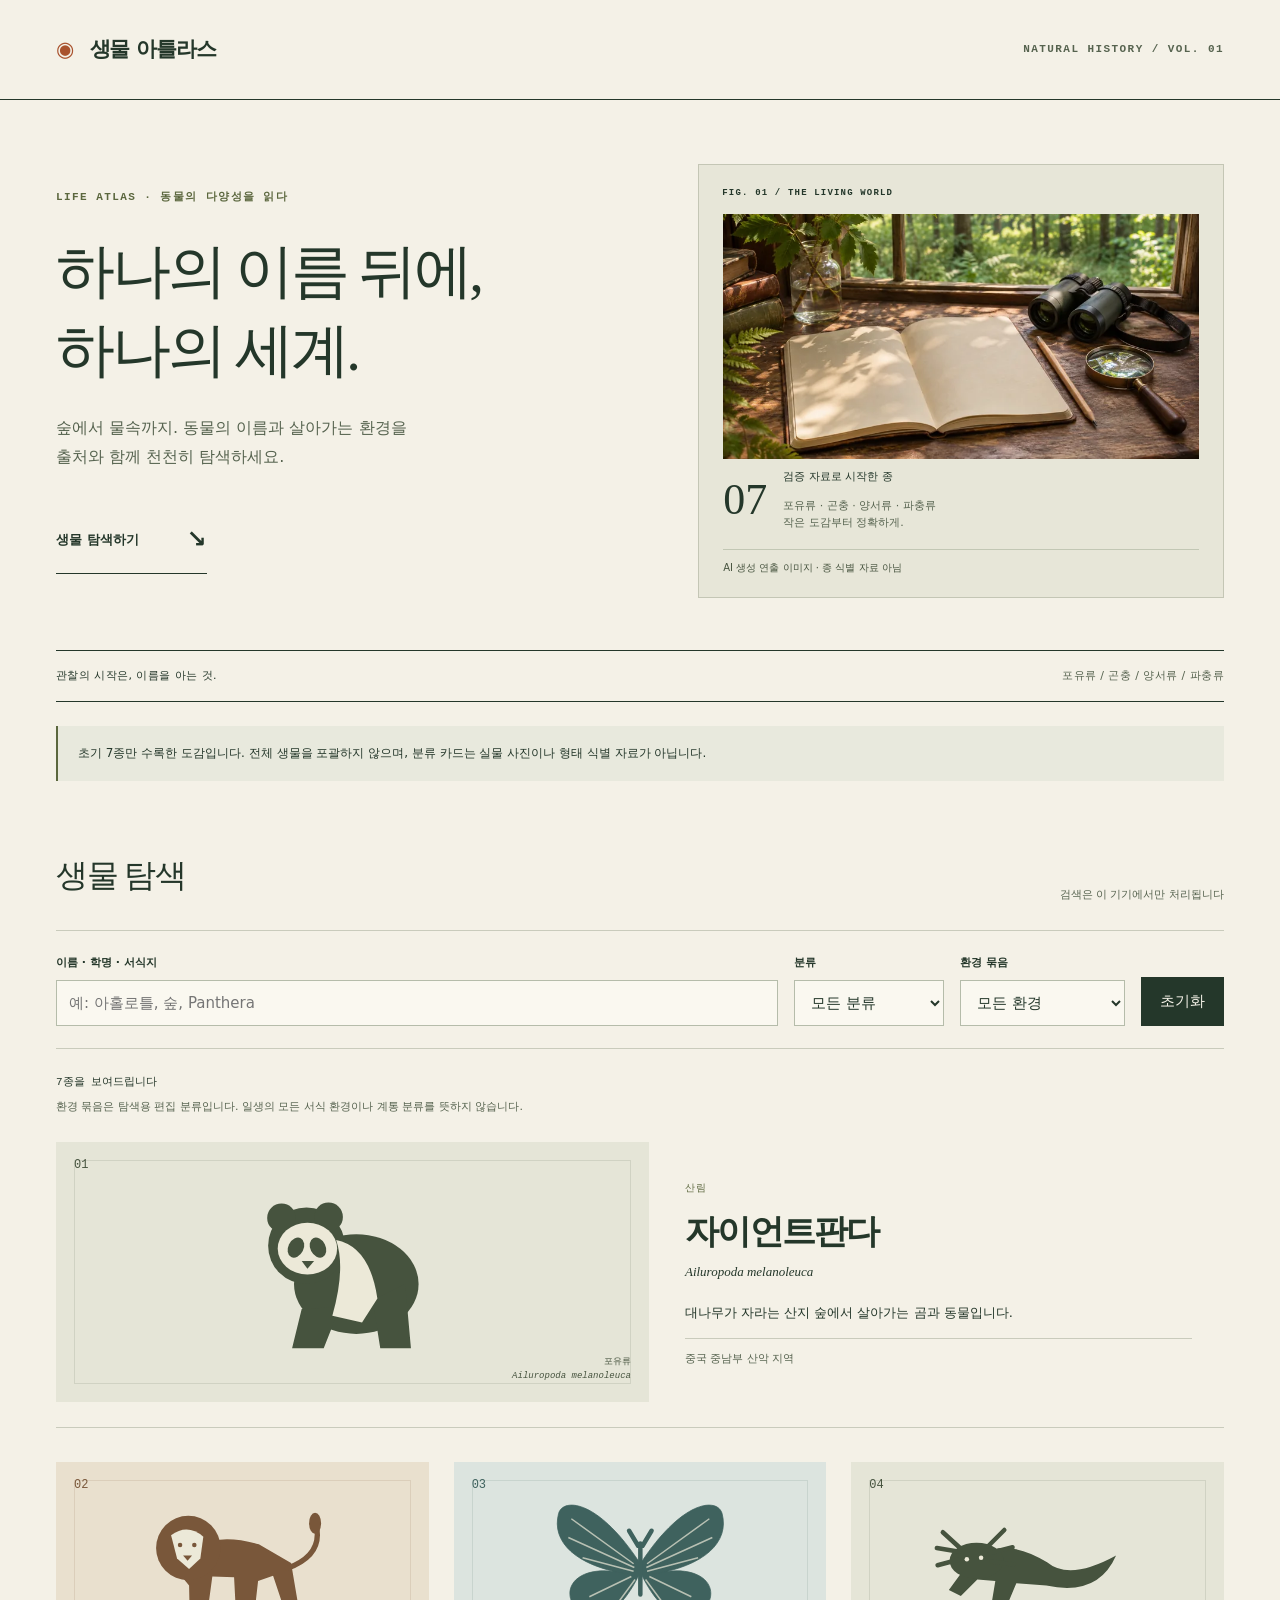
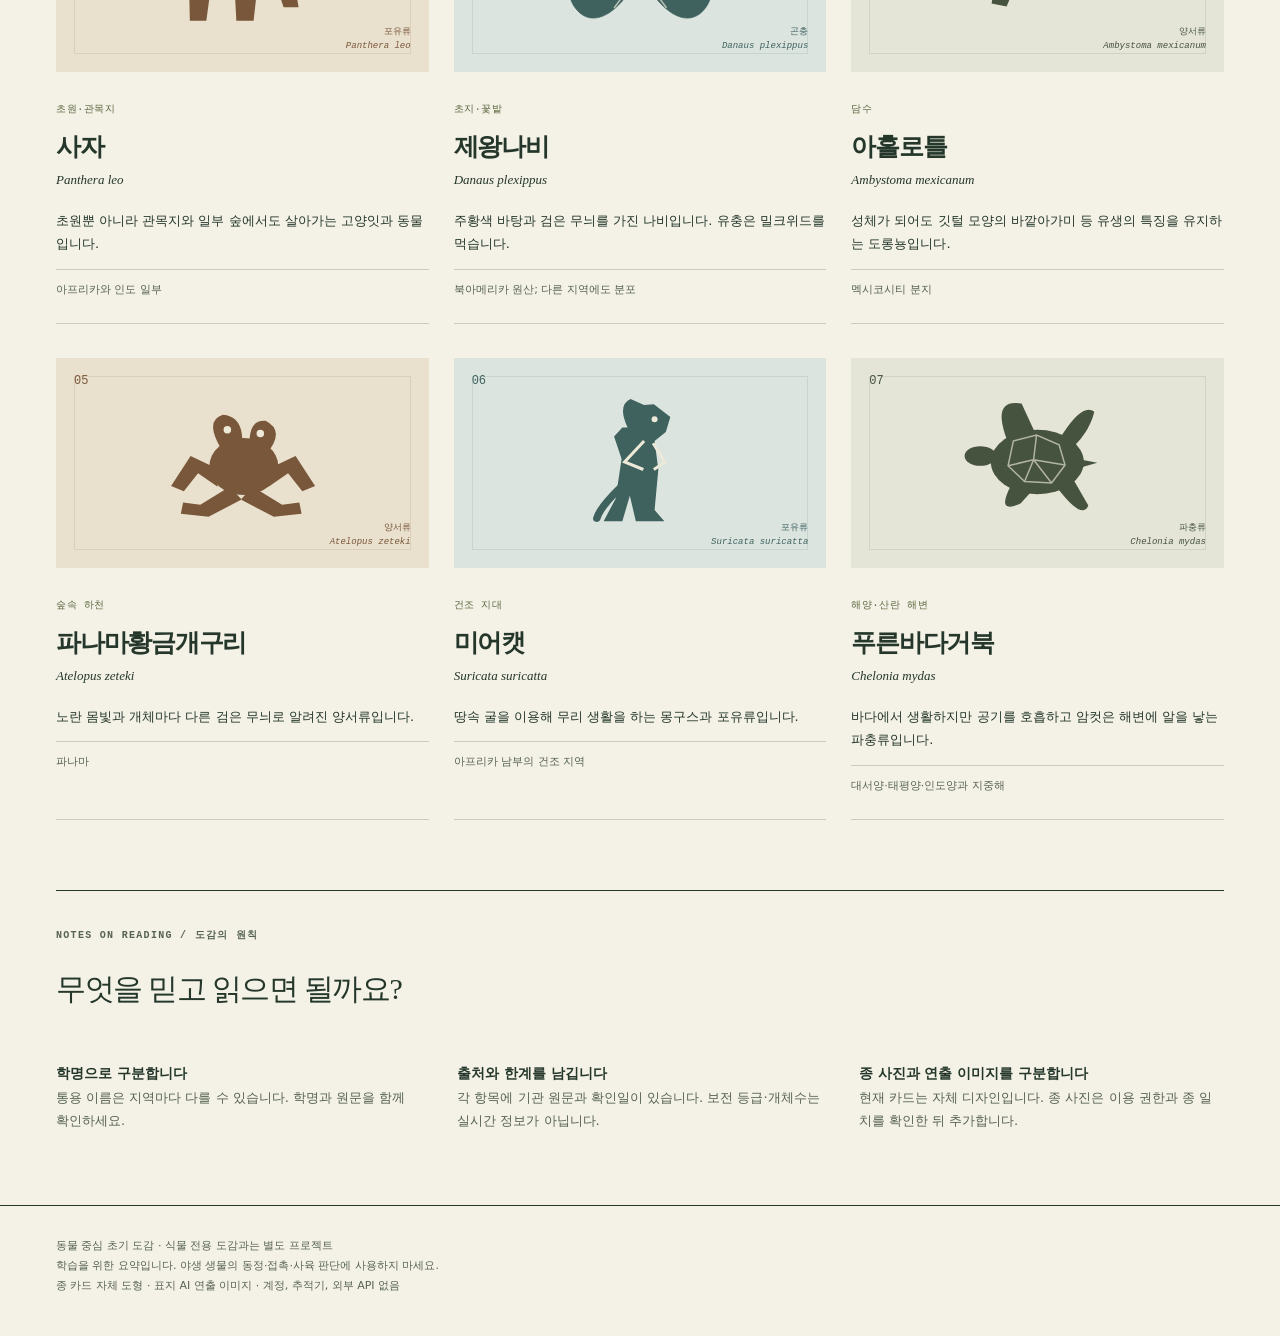
<file: index.html>
<!doctype html>
<html lang="ko"><head><meta charset="utf-8"><meta name="robots" content="noindex,nofollow"><meta name="viewport" content="width=device-width,initial-scale=1"><meta name="description" content="공식 자료로 살펴보는 동물 중심 생물 도감. 학명, 서식 환경과 정보의 한계를 함께 읽습니다."><title>동물의 다양성을 읽다 · 생물 아틀라스</title><link rel="stylesheet" href="./assets/field-guide-v3.css"><link rel="stylesheet" href="./assets/ai-hero-20261115.css"></head><body><a class="skip" href="#main">본문으로 바로가기</a><header><a class="brand" href="./index.html"><span aria-hidden="true">◉</span> 생물 아틀라스</a><span class="edition">NATURAL HISTORY / VOL. 01</span></header><main id="main"><section class="hero"><div><p class="eyebrow">LIFE ATLAS · 동물의 다양성을 읽다</p><h1>하나의 이름 뒤에,<br>하나의 세계.</h1><p>숲에서 물속까지. 동물의 이름과 살아가는 환경을<br class="wide"> 출처와 함께 천천히 탐색하세요.</p><a class="browse" href="#exploration">생물 탐색하기 <span aria-hidden="true">↘</span></a></div><aside class="hero-plate has-ai-photo"><span class="plate-index">FIG. 01 / THE LIVING WORLD</span><picture class="ai-hero-picture"><img src="./assets/hero-ai-20261115-1440.webp" srcset="./assets/hero-ai-20261115-800.webp 800w, ./assets/hero-ai-20261115-1440.webp 1440w" sizes="(max-width: 760px) calc(100vw - 44px), 500px" width="1440" height="810" loading="eager" decoding="async" fetchpriority="high" alt="빈 관찰 노트와 쌍안경이 놓인 숲가 책상, AI 생성 연출 이미지"></picture><strong>07</strong><span>검증 자료로 시작한 종</span><p>포유류 · 곤충 · 양서류 · 파충류<br>작은 도감부터 정확하게.</p><small class="art-note">AI 생성 연출 이미지 · 종 식별 자료 아님</small></aside></section><div class="field-strip" aria-label="도감 구성"><span>관찰의 시작은, 이름을 아는 것.</span><span>포유류 / 곤충 / 양서류 / 파충류</span></div><section class="notice" aria-label="도감 범위 안내">초기 7종만 수록한 도감입니다. 전체 생물을 포괄하지 않으며, 분류 카드는 실물 사진이나 형태 식별 자료가 아닙니다.</section><section aria-labelledby="explore" id="exploration"><div class="sectionhead"><h2 id="explore">생물 탐색</h2><span>검색은 이 기기에서만 처리됩니다</span></div><form id="filters" role="search"><div><label for="query">이름 · 학명 · 서식지</label><input id="query" type="search" placeholder="예: 아홀로틀, 숲, Panthera" autocomplete="off"></div><div><label for="group">분류</label><select id="group"><option value="">모든 분류</option><option>포유류</option><option>곤충</option><option>양서류</option><option>파충류</option></select></div><div><label for="environment">환경 묶음</label><select id="environment"><option value="">모든 환경</option><option>육상</option><option>담수 연계</option><option>해양</option></select></div><button type="reset">초기화</button></form><p id="count" role="status" aria-live="polite">7종을 보여드립니다</p><p class="meta">환경 묶음은 탐색용 편집 분류입니다. 일생의 모든 서식 환경이나 계통 분류를 뜻하지 않습니다.</p><div class="grid" id="results"><article class="card" data-id="giant-panda"><div class="plate" aria-hidden="true"><svg class="specimen-art" viewBox="0 0 320 240" aria-hidden="true" focusable="false"><use href="./assets/specimens-v3.svg#giant-panda"></use></svg><span class="number">01</span><span>포유류<br><i>Ailuropoda melanoleuca</i></span></div><div class="cardbody"><span class="tag">산림</span><h3><a href="./species/giant-panda/index.html">자이언트판다</a></h3><p class="latin" lang="la">Ailuropoda melanoleuca</p><p>대나무가 자라는 산지 숲에서 살아가는 곰과 동물입니다.</p><p class="meta">중국 중남부 산악 지역</p></div></article><article class="card" data-id="lion"><div class="plate" aria-hidden="true"><svg class="specimen-art" viewBox="0 0 320 240" aria-hidden="true" focusable="false"><use href="./assets/specimens-v3.svg#lion"></use></svg><span class="number">02</span><span>포유류<br><i>Panthera leo</i></span></div><div class="cardbody"><span class="tag">초원·관목지</span><h3><a href="./species/lion/index.html">사자</a></h3><p class="latin" lang="la">Panthera leo</p><p>초원뿐 아니라 관목지와 일부 숲에서도 살아가는 고양잇과 동물입니다.</p><p class="meta">아프리카와 인도 일부</p></div></article><article class="card" data-id="monarch"><div class="plate" aria-hidden="true"><svg class="specimen-art" viewBox="0 0 320 240" aria-hidden="true" focusable="false"><use href="./assets/specimens-v3.svg#monarch"></use></svg><span class="number">03</span><span>곤충<br><i>Danaus plexippus</i></span></div><div class="cardbody"><span class="tag">초지·꽃밭</span><h3><a href="./species/monarch/index.html">제왕나비</a></h3><p class="latin" lang="la">Danaus plexippus</p><p>주황색 바탕과 검은 무늬를 가진 나비입니다. 유충은 밀크위드를 먹습니다.</p><p class="meta">북아메리카 원산; 다른 지역에도 분포</p></div></article><article class="card" data-id="axolotl"><div class="plate" aria-hidden="true"><svg class="specimen-art" viewBox="0 0 320 240" aria-hidden="true" focusable="false"><use href="./assets/specimens-v3.svg#axolotl"></use></svg><span class="number">04</span><span>양서류<br><i>Ambystoma mexicanum</i></span></div><div class="cardbody"><span class="tag">담수</span><h3><a href="./species/axolotl/index.html">아홀로틀</a></h3><p class="latin" lang="la">Ambystoma mexicanum</p><p>성체가 되어도 깃털 모양의 바깥아가미 등 유생의 특징을 유지하는 도롱뇽입니다.</p><p class="meta">멕시코시티 분지</p></div></article><article class="card" data-id="golden-frog"><div class="plate" aria-hidden="true"><svg class="specimen-art" viewBox="0 0 320 240" aria-hidden="true" focusable="false"><use href="./assets/specimens-v3.svg#golden-frog"></use></svg><span class="number">05</span><span>양서류<br><i>Atelopus zeteki</i></span></div><div class="cardbody"><span class="tag">숲속 하천</span><h3><a href="./species/golden-frog/index.html">파나마황금개구리</a></h3><p class="latin" lang="la">Atelopus zeteki</p><p>노란 몸빛과 개체마다 다른 검은 무늬로 알려진 양서류입니다.</p><p class="meta">파나마</p></div></article><article class="card" data-id="meerkat"><div class="plate" aria-hidden="true"><svg class="specimen-art" viewBox="0 0 320 240" aria-hidden="true" focusable="false"><use href="./assets/specimens-v3.svg#meerkat"></use></svg><span class="number">06</span><span>포유류<br><i>Suricata suricatta</i></span></div><div class="cardbody"><span class="tag">건조 지대</span><h3><a href="./species/meerkat/index.html">미어캣</a></h3><p class="latin" lang="la">Suricata suricatta</p><p>땅속 굴을 이용해 무리 생활을 하는 몽구스과 포유류입니다.</p><p class="meta">아프리카 남부의 건조 지역</p></div></article><article class="card" data-id="green-turtle"><div class="plate" aria-hidden="true"><svg class="specimen-art" viewBox="0 0 320 240" aria-hidden="true" focusable="false"><use href="./assets/specimens-v3.svg#green-turtle"></use></svg><span class="number">07</span><span>파충류<br><i>Chelonia mydas</i></span></div><div class="cardbody"><span class="tag">해양·산란 해변</span><h3><a href="./species/green-turtle/index.html">푸른바다거북</a></h3><p class="latin" lang="la">Chelonia mydas</p><p>바다에서 생활하지만 공기를 호흡하고 암컷은 해변에 알을 낳는 파충류입니다.</p><p class="meta">대서양·태평양·인도양과 지중해</p></div></article></div><p id="empty" hidden>일치하는 생물이 없습니다. 검색어나 분류를 바꿔보세요.</p></section><section class="method"><p class="eyebrow">NOTES ON READING / 도감의 원칙</p><h2>무엇을 믿고 읽으면 될까요?</h2><div><p><b>학명으로 구분합니다</b><br>통용 이름은 지역마다 다를 수 있습니다. 학명과 원문을 함께 확인하세요.</p><p><b>출처와 한계를 남깁니다</b><br>각 항목에 기관 원문과 확인일이 있습니다. 보전 등급·개체수는 실시간 정보가 아닙니다.</p><p><b>종 사진과 연출 이미지를 구분합니다</b><br>현재 카드는 자체 디자인입니다. 종 사진은 이용 권한과 종 일치를 확인한 뒤 추가합니다.</p></div></section></main><footer>동물 중심 초기 도감 · 식물 전용 도감과는 별도 프로젝트<br>학습을 위한 요약입니다. 야생 생물의 동정·접촉·사육 판단에 사용하지 마세요.<br>종 카드 자체 도형 · 표지 AI 연출 이미지 · 계정, 추적기, 외부 API 없음</footer><script type="module" src="./assets/app-v2.js"></script></body></html>
</file>
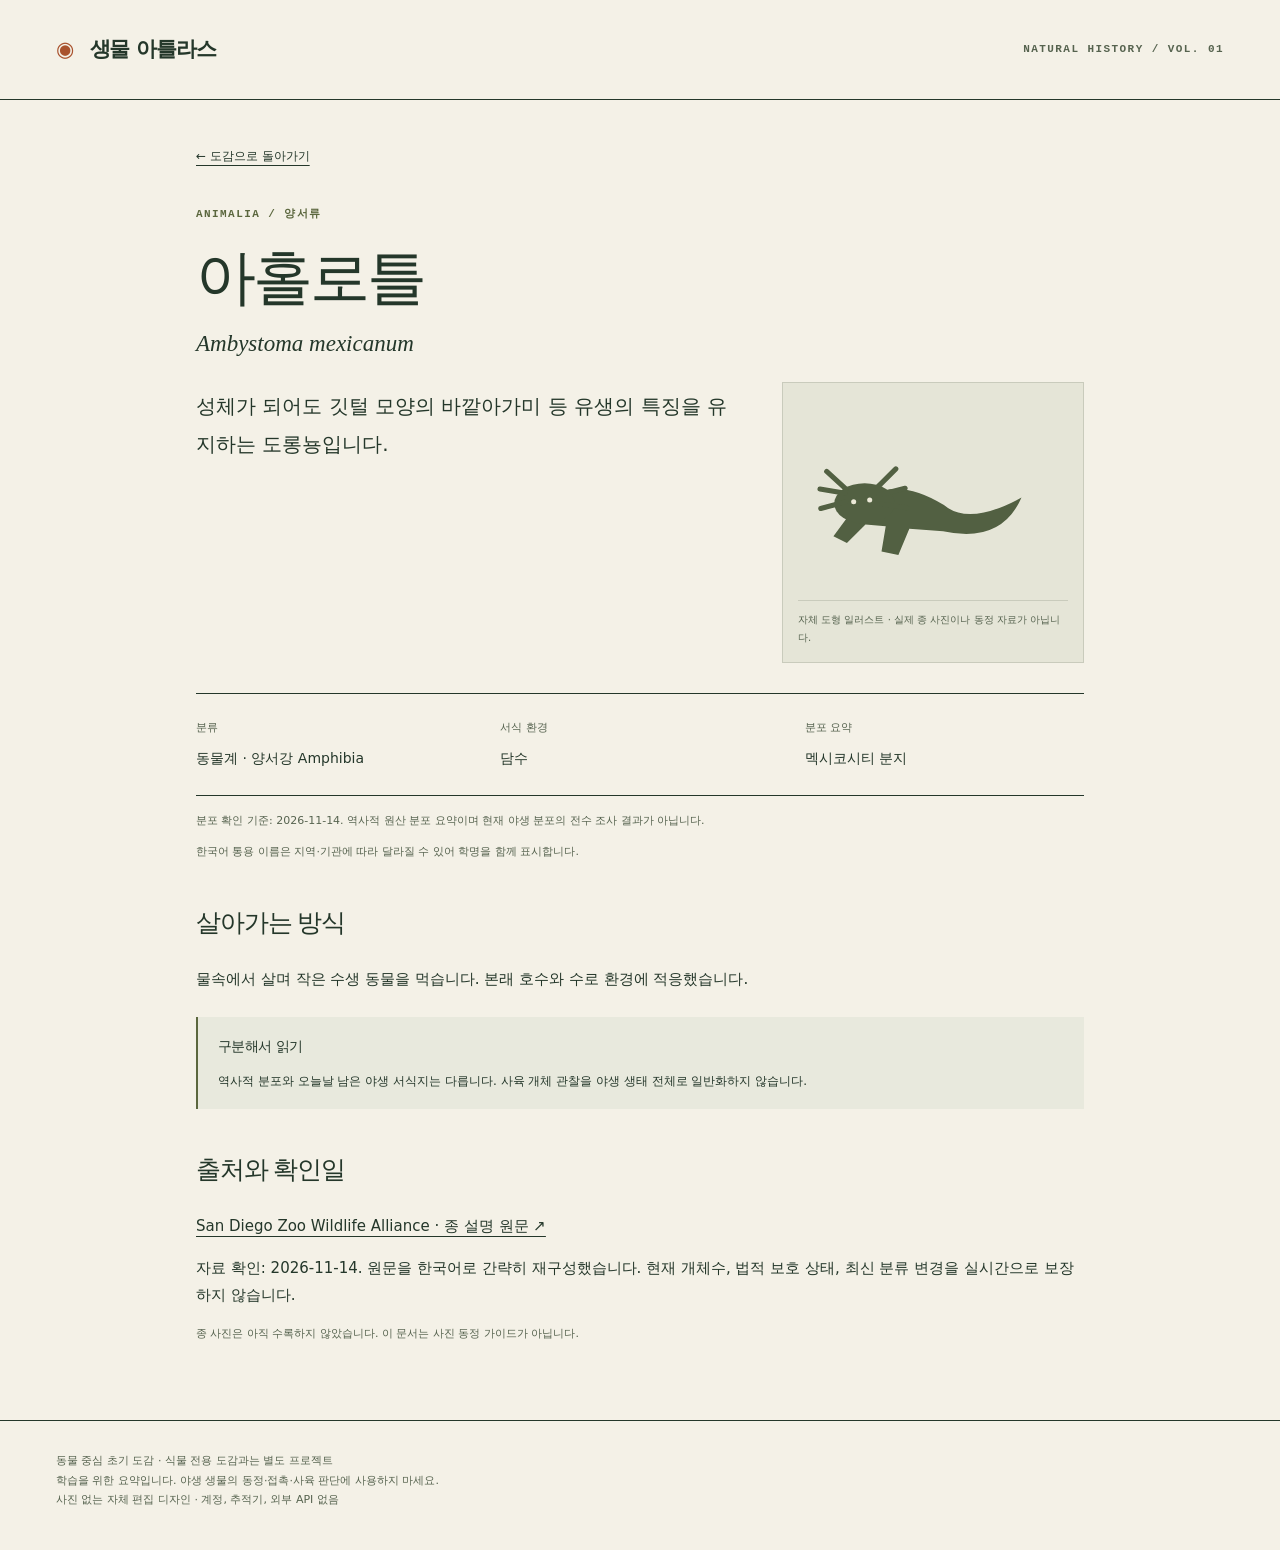
<file: species/axolotl/index.html>
<!doctype html>
<html lang="ko"><head><meta charset="utf-8"><meta name="robots" content="noindex,nofollow"><meta name="viewport" content="width=device-width,initial-scale=1"><meta name="description" content="공식 자료로 살펴보는 동물 중심 생물 도감. 학명, 서식 환경과 정보의 한계를 함께 읽습니다."><title>아홀로틀 · 생물 아틀라스</title><link rel="stylesheet" href="../../assets/field-guide-v3.css"></head><body><a class="skip" href="#main">본문으로 바로가기</a><header><a class="brand" href="../../index.html"><span aria-hidden="true">◉</span> 생물 아틀라스</a><span class="edition">NATURAL HISTORY / VOL. 01</span></header><main id="main" class="detail"><a href="../../index.html">← 도감으로 돌아가기</a><p class="eyebrow">ANIMALIA / 양서류</p><h1>아홀로틀</h1><p class="scientific" lang="la">Ambystoma mexicanum</p><figure class="detail-plate"><svg class="specimen-art" viewbox="0 0 320 240" aria-hidden="true" focusable="false"><use href="../../assets/specimens-v3.svg#axolotl"></use></svg><figcaption>자체 도형 일러스트 · 실제 종 사진이나 동정 자료가 아닙니다.</figcaption></figure><p class="lede">성체가 되어도 깃털 모양의 바깥아가미 등 유생의 특징을 유지하는 도롱뇽입니다.</p><dl><div><dt>분류</dt><dd>동물계 · 양서강 Amphibia</dd></div><div><dt>서식 환경</dt><dd>담수</dd></div><div><dt>분포 요약</dt><dd>멕시코시티 분지</dd></div></dl><p class="meta">분포 확인 기준: 2026-11-14. 역사적 원산 분포 요약이며 현재 야생 분포의 전수 조사 결과가 아닙니다.</p><p class="meta">한국어 통용 이름은 지역·기관에 따라 달라질 수 있어 학명을 함께 표시합니다.</p><h2>살아가는 방식</h2><p>물속에서 살며 작은 수생 동물을 먹습니다. 본래 호수와 수로 환경에 적응했습니다.</p><aside class="notice"><h2>구분해서 읽기</h2><p>역사적 분포와 오늘날 남은 야생 서식지는 다릅니다. 사육 개체 관찰을 야생 생태 전체로 일반화하지 않습니다.</p></aside><h2>출처와 확인일</h2><p><a href="https://animals.sandiegozoo.org/animals/axolotl" rel="noreferrer">San Diego Zoo Wildlife Alliance · 종 설명 원문 ↗</a></p><p>자료 확인: <time datetime="2026-11-14">2026-11-14</time>. 원문을 한국어로 간략히 재구성했습니다. 현재 개체수, 법적 보호 상태, 최신 분류 변경을 실시간으로 보장하지 않습니다.</p><p class="meta">종 사진은 아직 수록하지 않았습니다. 이 문서는 사진 동정 가이드가 아닙니다.</p></main><footer>동물 중심 초기 도감 · 식물 전용 도감과는 별도 프로젝트<br>학습을 위한 요약입니다. 야생 생물의 동정·접촉·사육 판단에 사용하지 마세요.<br>사진 없는 자체 편집 디자인 · 계정, 추적기, 외부 API 없음</footer></body></html>
</file>
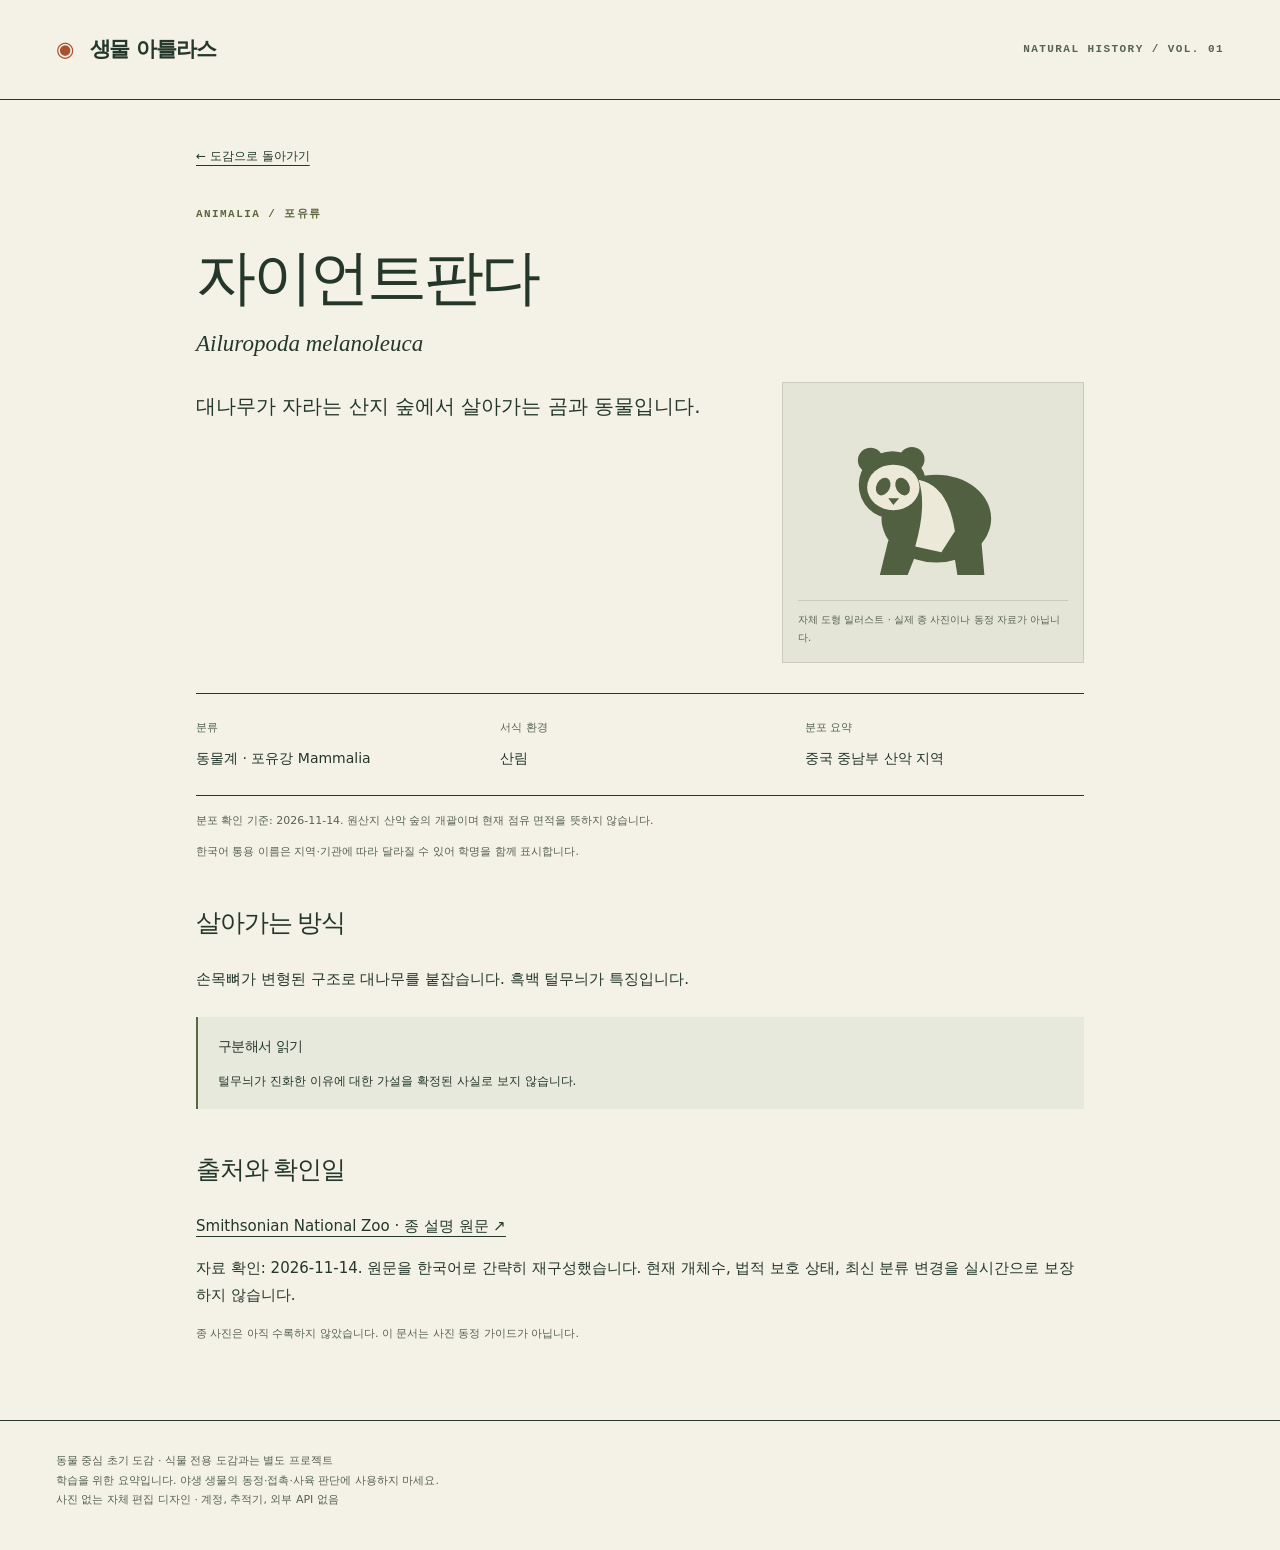
<file: species/giant-panda/index.html>
<!doctype html>
<html lang="ko"><head><meta charset="utf-8"><meta name="robots" content="noindex,nofollow"><meta name="viewport" content="width=device-width,initial-scale=1"><meta name="description" content="공식 자료로 살펴보는 동물 중심 생물 도감. 학명, 서식 환경과 정보의 한계를 함께 읽습니다."><title>자이언트판다 · 생물 아틀라스</title><link rel="stylesheet" href="../../assets/field-guide-v3.css"></head><body><a class="skip" href="#main">본문으로 바로가기</a><header><a class="brand" href="../../index.html"><span aria-hidden="true">◉</span> 생물 아틀라스</a><span class="edition">NATURAL HISTORY / VOL. 01</span></header><main id="main" class="detail"><a href="../../index.html">← 도감으로 돌아가기</a><p class="eyebrow">ANIMALIA / 포유류</p><h1>자이언트판다</h1><p class="scientific" lang="la">Ailuropoda melanoleuca</p><figure class="detail-plate"><svg class="specimen-art" viewbox="0 0 320 240" aria-hidden="true" focusable="false"><use href="../../assets/specimens-v3.svg#giant-panda"></use></svg><figcaption>자체 도형 일러스트 · 실제 종 사진이나 동정 자료가 아닙니다.</figcaption></figure><p class="lede">대나무가 자라는 산지 숲에서 살아가는 곰과 동물입니다.</p><dl><div><dt>분류</dt><dd>동물계 · 포유강 Mammalia</dd></div><div><dt>서식 환경</dt><dd>산림</dd></div><div><dt>분포 요약</dt><dd>중국 중남부 산악 지역</dd></div></dl><p class="meta">분포 확인 기준: 2026-11-14. 원산지 산악 숲의 개괄이며 현재 점유 면적을 뜻하지 않습니다.</p><p class="meta">한국어 통용 이름은 지역·기관에 따라 달라질 수 있어 학명을 함께 표시합니다.</p><h2>살아가는 방식</h2><p>손목뼈가 변형된 구조로 대나무를 붙잡습니다. 흑백 털무늬가 특징입니다.</p><aside class="notice"><h2>구분해서 읽기</h2><p>털무늬가 진화한 이유에 대한 가설을 확정된 사실로 보지 않습니다.</p></aside><h2>출처와 확인일</h2><p><a href="https://nationalzoo.si.edu/animals/giant-panda" rel="noreferrer">Smithsonian National Zoo · 종 설명 원문 ↗</a></p><p>자료 확인: <time datetime="2026-11-14">2026-11-14</time>. 원문을 한국어로 간략히 재구성했습니다. 현재 개체수, 법적 보호 상태, 최신 분류 변경을 실시간으로 보장하지 않습니다.</p><p class="meta">종 사진은 아직 수록하지 않았습니다. 이 문서는 사진 동정 가이드가 아닙니다.</p></main><footer>동물 중심 초기 도감 · 식물 전용 도감과는 별도 프로젝트<br>학습을 위한 요약입니다. 야생 생물의 동정·접촉·사육 판단에 사용하지 마세요.<br>사진 없는 자체 편집 디자인 · 계정, 추적기, 외부 API 없음</footer></body></html>
</file>
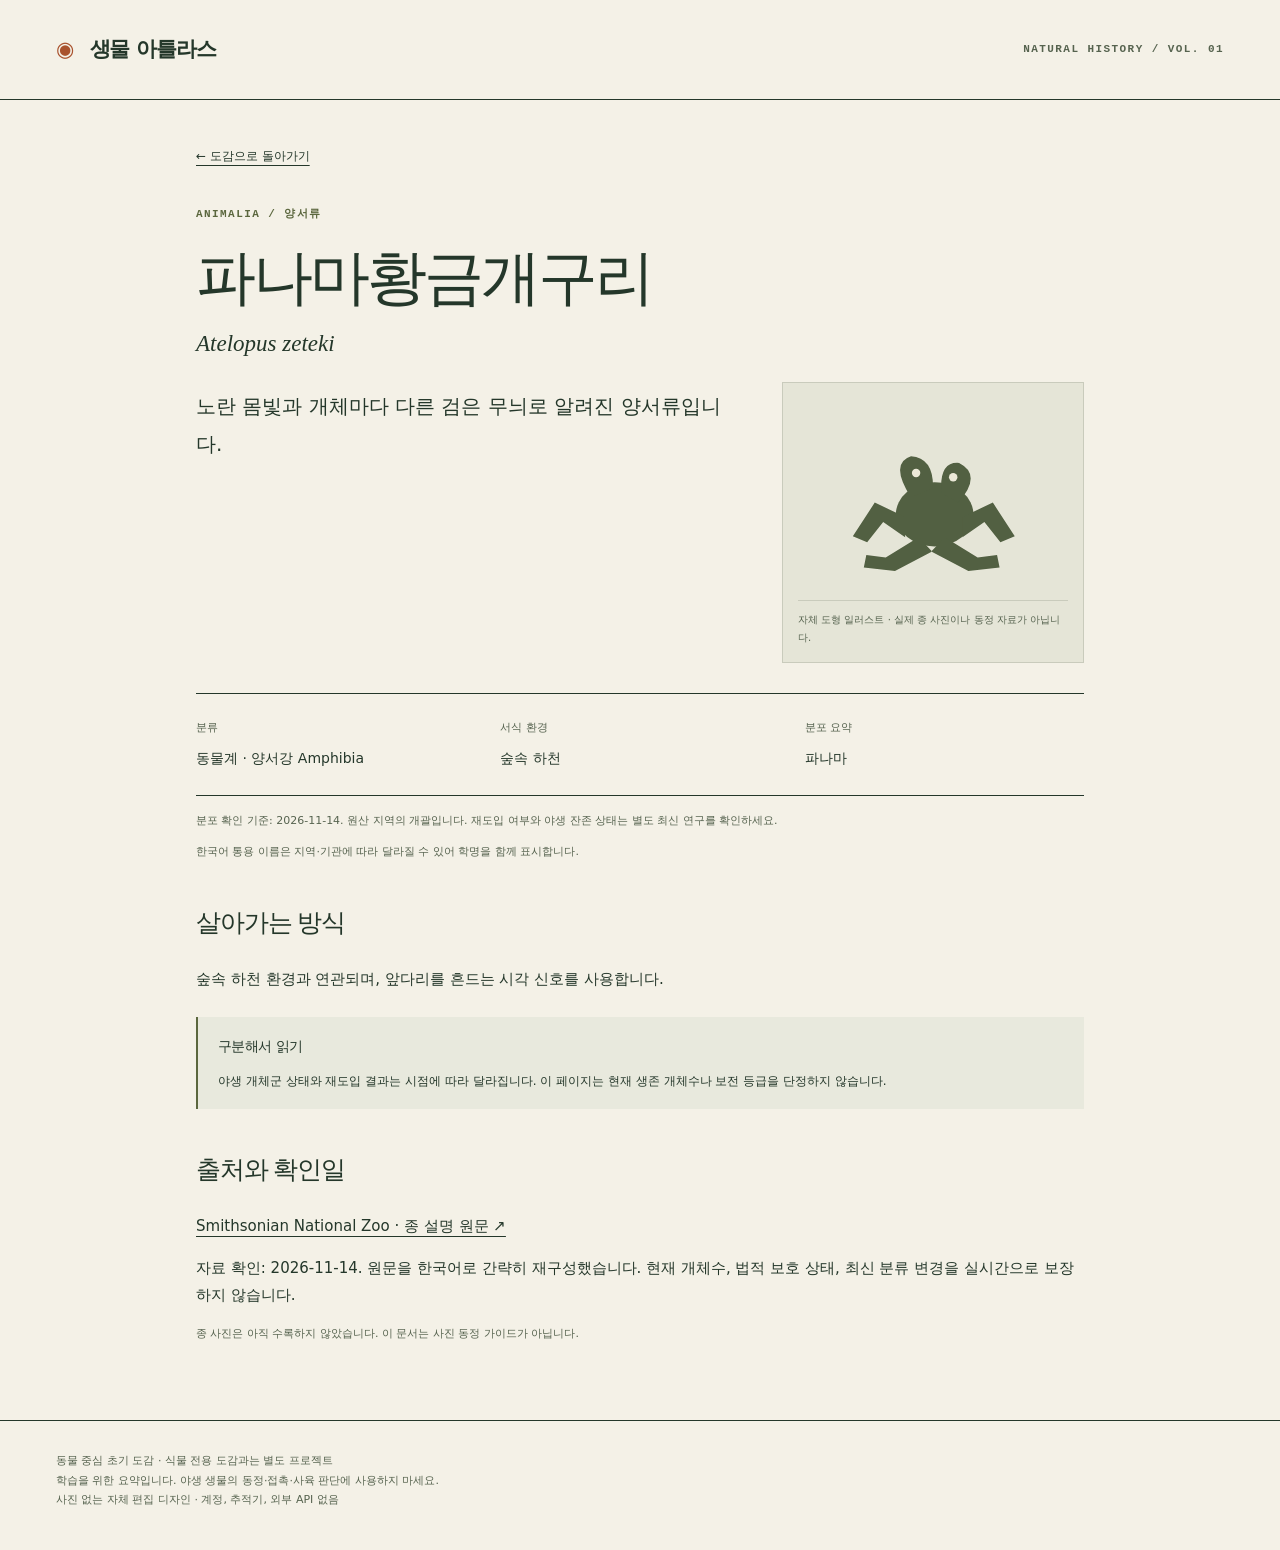
<file: species/golden-frog/index.html>
<!doctype html>
<html lang="ko"><head><meta charset="utf-8"><meta name="robots" content="noindex,nofollow"><meta name="viewport" content="width=device-width,initial-scale=1"><meta name="description" content="공식 자료로 살펴보는 동물 중심 생물 도감. 학명, 서식 환경과 정보의 한계를 함께 읽습니다."><title>파나마황금개구리 · 생물 아틀라스</title><link rel="stylesheet" href="../../assets/field-guide-v3.css"></head><body><a class="skip" href="#main">본문으로 바로가기</a><header><a class="brand" href="../../index.html"><span aria-hidden="true">◉</span> 생물 아틀라스</a><span class="edition">NATURAL HISTORY / VOL. 01</span></header><main id="main" class="detail"><a href="../../index.html">← 도감으로 돌아가기</a><p class="eyebrow">ANIMALIA / 양서류</p><h1>파나마황금개구리</h1><p class="scientific" lang="la">Atelopus zeteki</p><figure class="detail-plate"><svg class="specimen-art" viewbox="0 0 320 240" aria-hidden="true" focusable="false"><use href="../../assets/specimens-v3.svg#golden-frog"></use></svg><figcaption>자체 도형 일러스트 · 실제 종 사진이나 동정 자료가 아닙니다.</figcaption></figure><p class="lede">노란 몸빛과 개체마다 다른 검은 무늬로 알려진 양서류입니다.</p><dl><div><dt>분류</dt><dd>동물계 · 양서강 Amphibia</dd></div><div><dt>서식 환경</dt><dd>숲속 하천</dd></div><div><dt>분포 요약</dt><dd>파나마</dd></div></dl><p class="meta">분포 확인 기준: 2026-11-14. 원산 지역의 개괄입니다. 재도입 여부와 야생 잔존 상태는 별도 최신 연구를 확인하세요.</p><p class="meta">한국어 통용 이름은 지역·기관에 따라 달라질 수 있어 학명을 함께 표시합니다.</p><h2>살아가는 방식</h2><p>숲속 하천 환경과 연관되며, 앞다리를 흔드는 시각 신호를 사용합니다.</p><aside class="notice"><h2>구분해서 읽기</h2><p>야생 개체군 상태와 재도입 결과는 시점에 따라 달라집니다. 이 페이지는 현재 생존 개체수나 보전 등급을 단정하지 않습니다.</p></aside><h2>출처와 확인일</h2><p><a href="https://nationalzoo.si.edu/animals/panamanian-golden-frog" rel="noreferrer">Smithsonian National Zoo · 종 설명 원문 ↗</a></p><p>자료 확인: <time datetime="2026-11-14">2026-11-14</time>. 원문을 한국어로 간략히 재구성했습니다. 현재 개체수, 법적 보호 상태, 최신 분류 변경을 실시간으로 보장하지 않습니다.</p><p class="meta">종 사진은 아직 수록하지 않았습니다. 이 문서는 사진 동정 가이드가 아닙니다.</p></main><footer>동물 중심 초기 도감 · 식물 전용 도감과는 별도 프로젝트<br>학습을 위한 요약입니다. 야생 생물의 동정·접촉·사육 판단에 사용하지 마세요.<br>사진 없는 자체 편집 디자인 · 계정, 추적기, 외부 API 없음</footer></body></html>
</file>
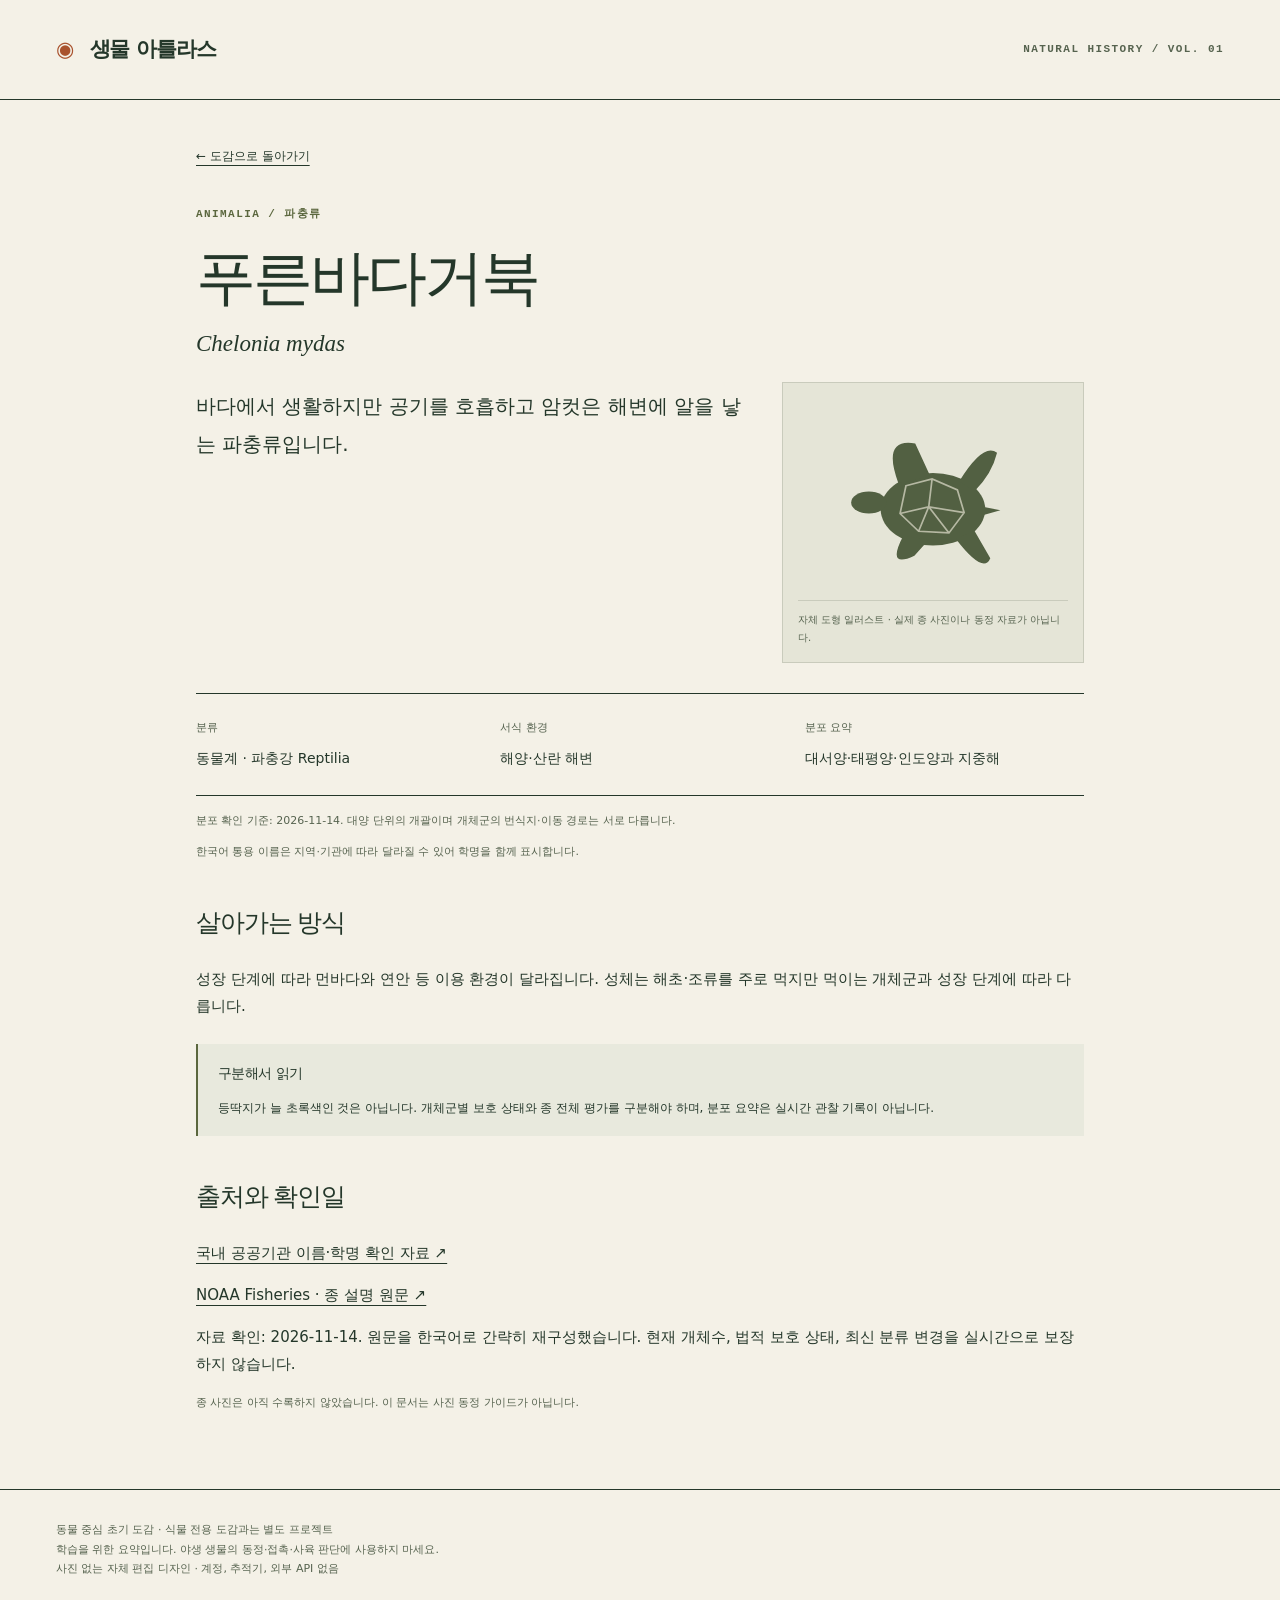
<file: species/green-turtle/index.html>
<!doctype html>
<html lang="ko"><head><meta charset="utf-8"><meta name="robots" content="noindex,nofollow"><meta name="viewport" content="width=device-width,initial-scale=1"><meta name="description" content="공식 자료로 살펴보는 동물 중심 생물 도감. 학명, 서식 환경과 정보의 한계를 함께 읽습니다."><title>푸른바다거북 · 생물 아틀라스</title><link rel="stylesheet" href="../../assets/field-guide-v3.css"></head><body><a class="skip" href="#main">본문으로 바로가기</a><header><a class="brand" href="../../index.html"><span aria-hidden="true">◉</span> 생물 아틀라스</a><span class="edition">NATURAL HISTORY / VOL. 01</span></header><main id="main" class="detail"><a href="../../index.html">← 도감으로 돌아가기</a><p class="eyebrow">ANIMALIA / 파충류</p><h1>푸른바다거북</h1><p class="scientific" lang="la">Chelonia mydas</p><figure class="detail-plate"><svg class="specimen-art" viewbox="0 0 320 240" aria-hidden="true" focusable="false"><use href="../../assets/specimens-v3.svg#green-turtle"></use></svg><figcaption>자체 도형 일러스트 · 실제 종 사진이나 동정 자료가 아닙니다.</figcaption></figure><p class="lede">바다에서 생활하지만 공기를 호흡하고 암컷은 해변에 알을 낳는 파충류입니다.</p><dl><div><dt>분류</dt><dd>동물계 · 파충강 Reptilia</dd></div><div><dt>서식 환경</dt><dd>해양·산란 해변</dd></div><div><dt>분포 요약</dt><dd>대서양·태평양·인도양과 지중해</dd></div></dl><p class="meta">분포 확인 기준: 2026-11-14. 대양 단위의 개괄이며 개체군의 번식지·이동 경로는 서로 다릅니다.</p><p class="meta">한국어 통용 이름은 지역·기관에 따라 달라질 수 있어 학명을 함께 표시합니다.</p><h2>살아가는 방식</h2><p>성장 단계에 따라 먼바다와 연안 등 이용 환경이 달라집니다. 성체는 해초·조류를 주로 먹지만 먹이는 개체군과 성장 단계에 따라 다릅니다.</p><aside class="notice"><h2>구분해서 읽기</h2><p>등딱지가 늘 초록색인 것은 아닙니다. 개체군별 보호 상태와 종 전체 평가를 구분해야 하며, 분포 요약은 실시간 관찰 기록이 아닙니다.</p></aside><h2>출처와 확인일</h2><p><a href="https://www.mof.go.kr/doc/ko/selectDoc.do?bbsSeq=10&amp;docSeq=67721&amp;menuSeq=9">국내 공공기관 이름·학명 확인 자료 ↗</a></p><p><a href="https://www.fisheries.noaa.gov/species/green-turtle" rel="noreferrer">NOAA Fisheries · 종 설명 원문 ↗</a></p><p>자료 확인: <time datetime="2026-11-14">2026-11-14</time>. 원문을 한국어로 간략히 재구성했습니다. 현재 개체수, 법적 보호 상태, 최신 분류 변경을 실시간으로 보장하지 않습니다.</p><p class="meta">종 사진은 아직 수록하지 않았습니다. 이 문서는 사진 동정 가이드가 아닙니다.</p></main><footer>동물 중심 초기 도감 · 식물 전용 도감과는 별도 프로젝트<br>학습을 위한 요약입니다. 야생 생물의 동정·접촉·사육 판단에 사용하지 마세요.<br>사진 없는 자체 편집 디자인 · 계정, 추적기, 외부 API 없음</footer></body></html>
</file>
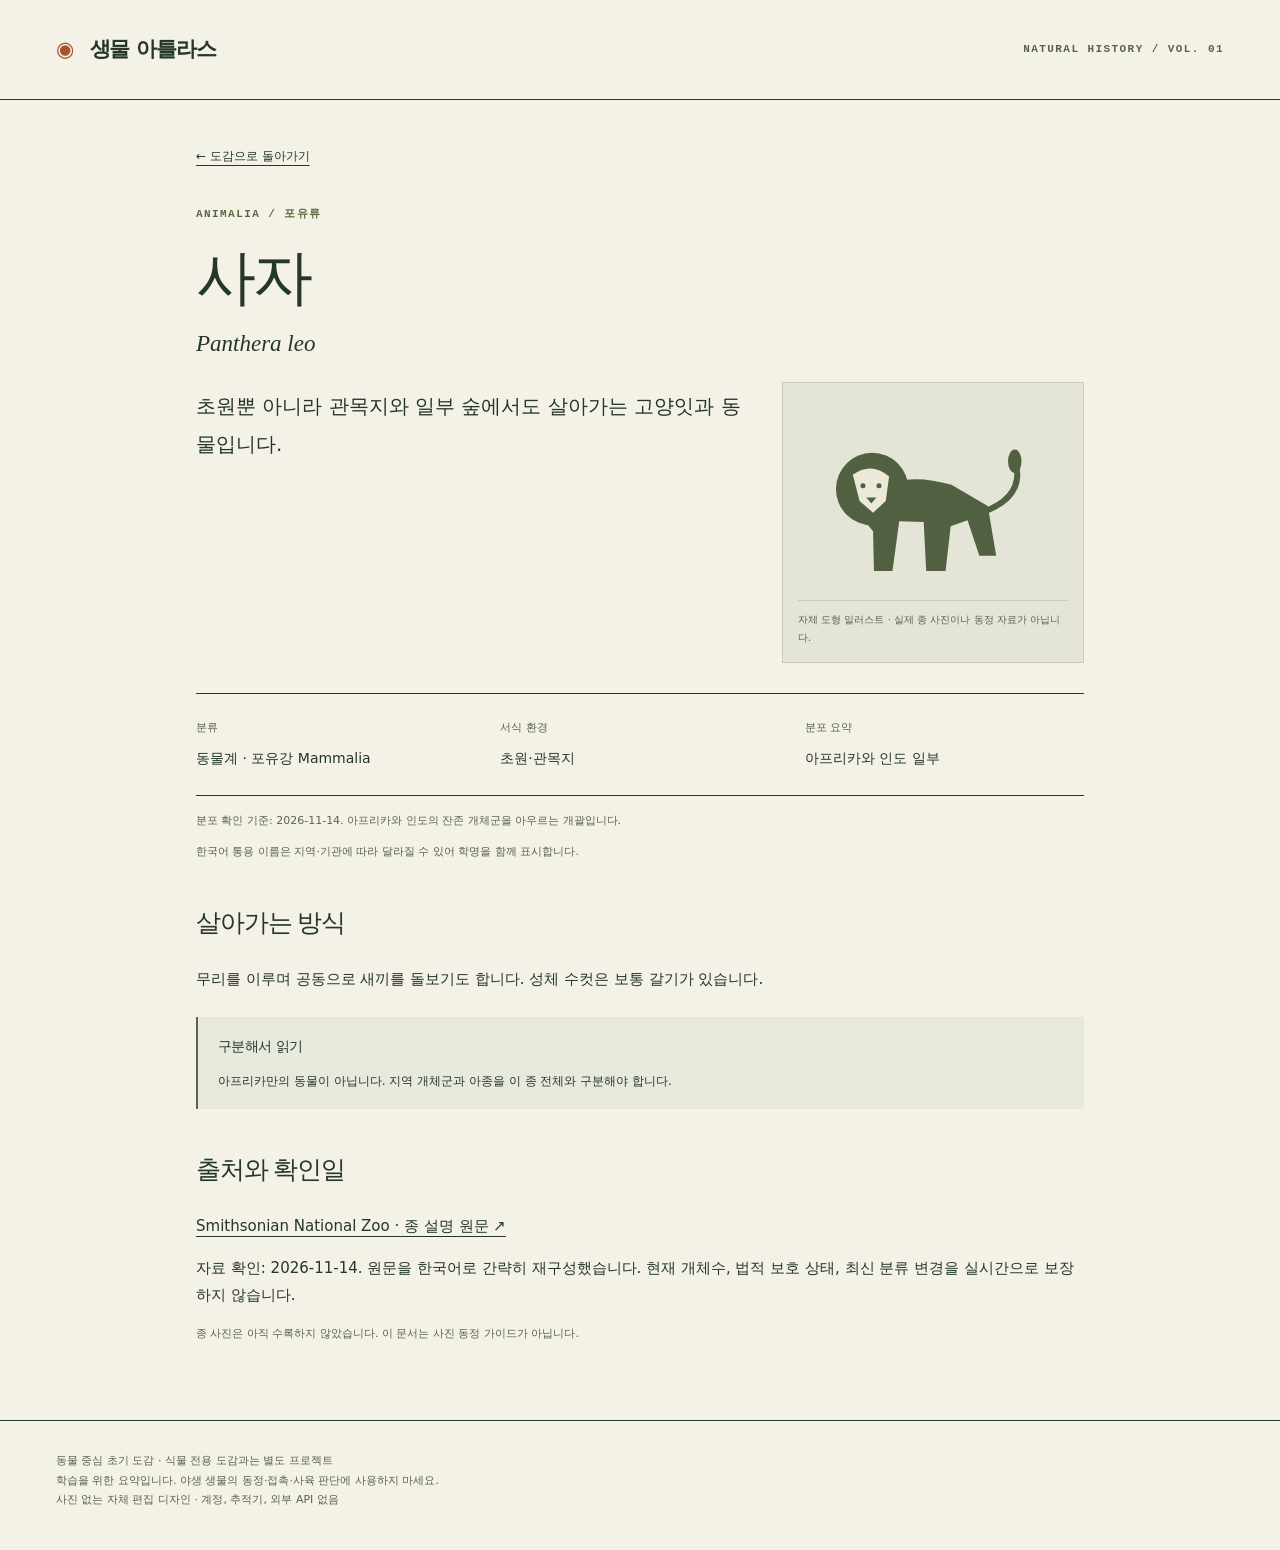
<file: species/lion/index.html>
<!doctype html>
<html lang="ko"><head><meta charset="utf-8"><meta name="robots" content="noindex,nofollow"><meta name="viewport" content="width=device-width,initial-scale=1"><meta name="description" content="공식 자료로 살펴보는 동물 중심 생물 도감. 학명, 서식 환경과 정보의 한계를 함께 읽습니다."><title>사자 · 생물 아틀라스</title><link rel="stylesheet" href="../../assets/field-guide-v3.css"></head><body><a class="skip" href="#main">본문으로 바로가기</a><header><a class="brand" href="../../index.html"><span aria-hidden="true">◉</span> 생물 아틀라스</a><span class="edition">NATURAL HISTORY / VOL. 01</span></header><main id="main" class="detail"><a href="../../index.html">← 도감으로 돌아가기</a><p class="eyebrow">ANIMALIA / 포유류</p><h1>사자</h1><p class="scientific" lang="la">Panthera leo</p><figure class="detail-plate"><svg class="specimen-art" viewbox="0 0 320 240" aria-hidden="true" focusable="false"><use href="../../assets/specimens-v3.svg#lion"></use></svg><figcaption>자체 도형 일러스트 · 실제 종 사진이나 동정 자료가 아닙니다.</figcaption></figure><p class="lede">초원뿐 아니라 관목지와 일부 숲에서도 살아가는 고양잇과 동물입니다.</p><dl><div><dt>분류</dt><dd>동물계 · 포유강 Mammalia</dd></div><div><dt>서식 환경</dt><dd>초원·관목지</dd></div><div><dt>분포 요약</dt><dd>아프리카와 인도 일부</dd></div></dl><p class="meta">분포 확인 기준: 2026-11-14. 아프리카와 인도의 잔존 개체군을 아우르는 개괄입니다.</p><p class="meta">한국어 통용 이름은 지역·기관에 따라 달라질 수 있어 학명을 함께 표시합니다.</p><h2>살아가는 방식</h2><p>무리를 이루며 공동으로 새끼를 돌보기도 합니다. 성체 수컷은 보통 갈기가 있습니다.</p><aside class="notice"><h2>구분해서 읽기</h2><p>아프리카만의 동물이 아닙니다. 지역 개체군과 아종을 이 종 전체와 구분해야 합니다.</p></aside><h2>출처와 확인일</h2><p><a href="https://nationalzoo.si.edu/animals/lion" rel="noreferrer">Smithsonian National Zoo · 종 설명 원문 ↗</a></p><p>자료 확인: <time datetime="2026-11-14">2026-11-14</time>. 원문을 한국어로 간략히 재구성했습니다. 현재 개체수, 법적 보호 상태, 최신 분류 변경을 실시간으로 보장하지 않습니다.</p><p class="meta">종 사진은 아직 수록하지 않았습니다. 이 문서는 사진 동정 가이드가 아닙니다.</p></main><footer>동물 중심 초기 도감 · 식물 전용 도감과는 별도 프로젝트<br>학습을 위한 요약입니다. 야생 생물의 동정·접촉·사육 판단에 사용하지 마세요.<br>사진 없는 자체 편집 디자인 · 계정, 추적기, 외부 API 없음</footer></body></html>
</file>
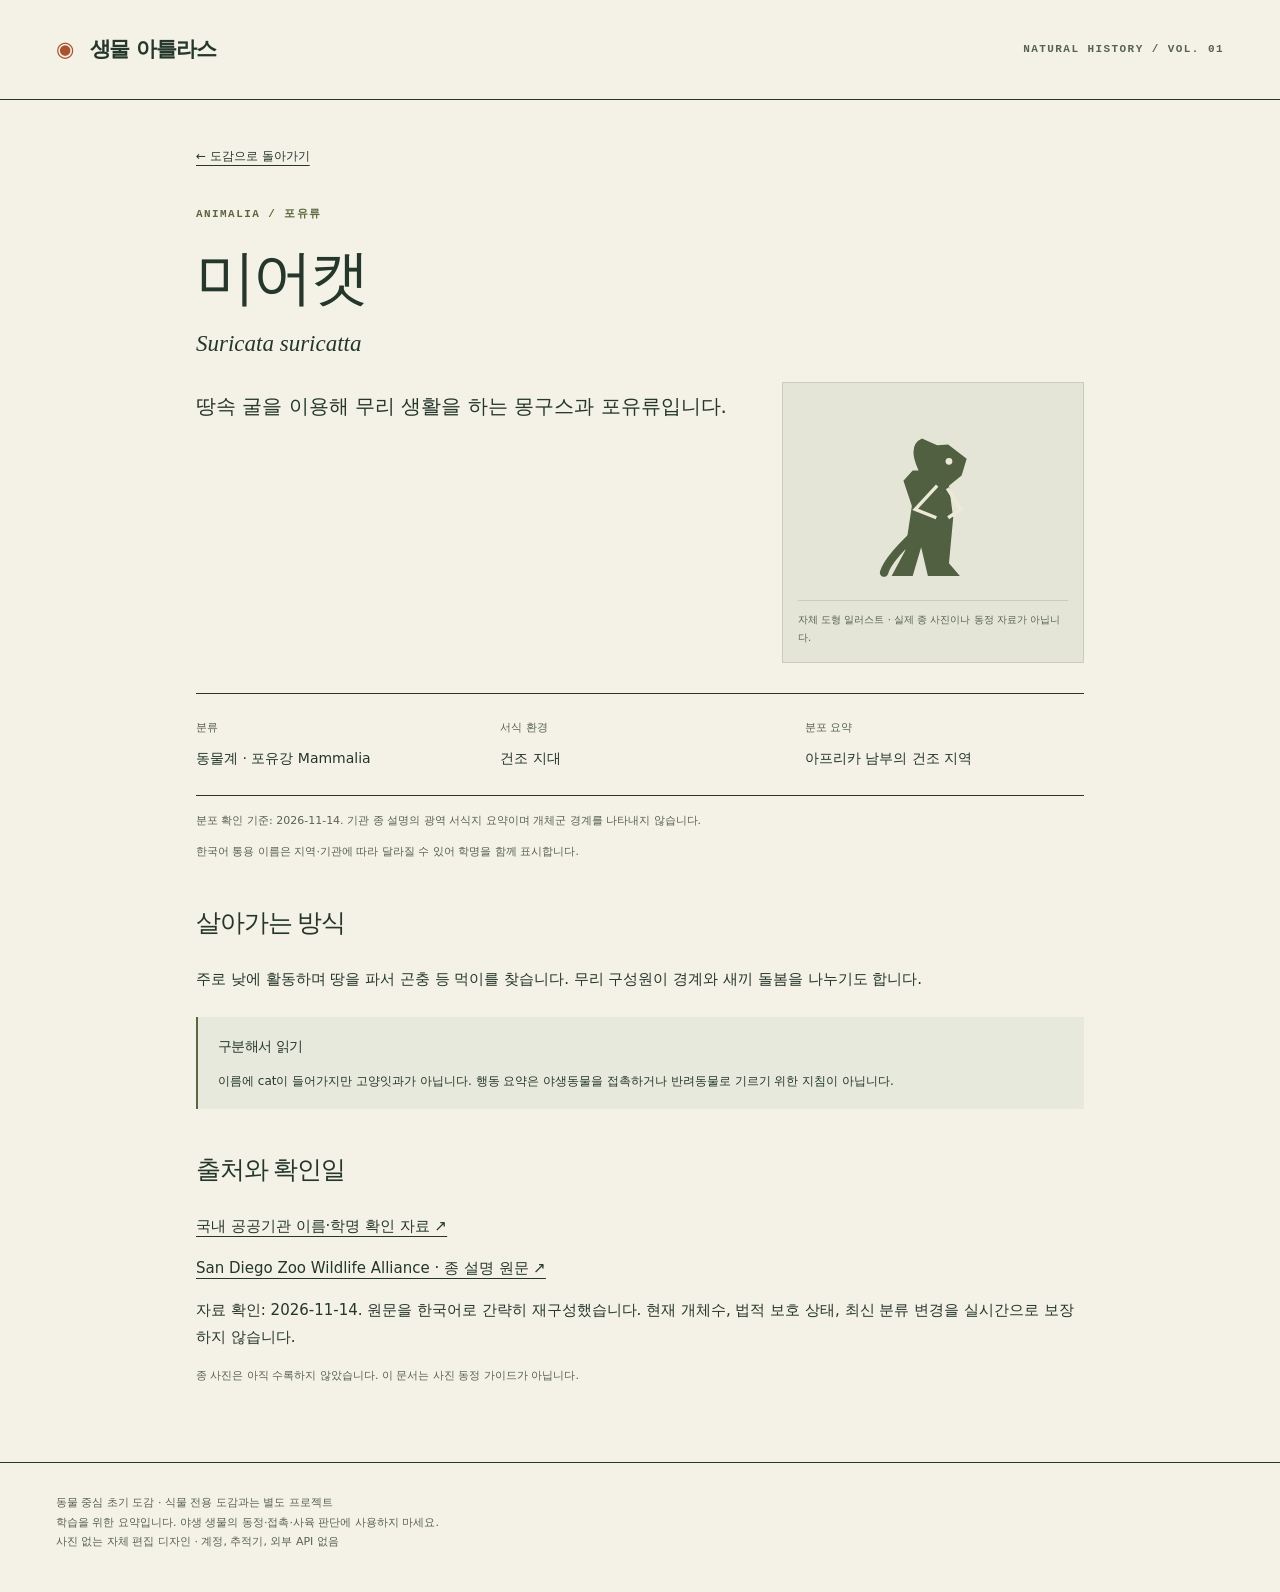
<file: species/meerkat/index.html>
<!doctype html>
<html lang="ko"><head><meta charset="utf-8"><meta name="robots" content="noindex,nofollow"><meta name="viewport" content="width=device-width,initial-scale=1"><meta name="description" content="공식 자료로 살펴보는 동물 중심 생물 도감. 학명, 서식 환경과 정보의 한계를 함께 읽습니다."><title>미어캣 · 생물 아틀라스</title><link rel="stylesheet" href="../../assets/field-guide-v3.css"></head><body><a class="skip" href="#main">본문으로 바로가기</a><header><a class="brand" href="../../index.html"><span aria-hidden="true">◉</span> 생물 아틀라스</a><span class="edition">NATURAL HISTORY / VOL. 01</span></header><main id="main" class="detail"><a href="../../index.html">← 도감으로 돌아가기</a><p class="eyebrow">ANIMALIA / 포유류</p><h1>미어캣</h1><p class="scientific" lang="la">Suricata suricatta</p><figure class="detail-plate"><svg class="specimen-art" viewbox="0 0 320 240" aria-hidden="true" focusable="false"><use href="../../assets/specimens-v3.svg#meerkat"></use></svg><figcaption>자체 도형 일러스트 · 실제 종 사진이나 동정 자료가 아닙니다.</figcaption></figure><p class="lede">땅속 굴을 이용해 무리 생활을 하는 몽구스과 포유류입니다.</p><dl><div><dt>분류</dt><dd>동물계 · 포유강 Mammalia</dd></div><div><dt>서식 환경</dt><dd>건조 지대</dd></div><div><dt>분포 요약</dt><dd>아프리카 남부의 건조 지역</dd></div></dl><p class="meta">분포 확인 기준: 2026-11-14. 기관 종 설명의 광역 서식지 요약이며 개체군 경계를 나타내지 않습니다.</p><p class="meta">한국어 통용 이름은 지역·기관에 따라 달라질 수 있어 학명을 함께 표시합니다.</p><h2>살아가는 방식</h2><p>주로 낮에 활동하며 땅을 파서 곤충 등 먹이를 찾습니다. 무리 구성원이 경계와 새끼 돌봄을 나누기도 합니다.</p><aside class="notice"><h2>구분해서 읽기</h2><p>이름에 cat이 들어가지만 고양잇과가 아닙니다. 행동 요약은 야생동물을 접촉하거나 반려동물로 기르기 위한 지침이 아닙니다.</p></aside><h2>출처와 확인일</h2><p><a href="https://grandpark.seoul.go.kr/animal/animalView/ko/S001002002003.do?idx=1486">국내 공공기관 이름·학명 확인 자료 ↗</a></p><p><a href="https://animals.sandiegozoo.org/animals/meerkat" rel="noreferrer">San Diego Zoo Wildlife Alliance · 종 설명 원문 ↗</a></p><p>자료 확인: <time datetime="2026-11-14">2026-11-14</time>. 원문을 한국어로 간략히 재구성했습니다. 현재 개체수, 법적 보호 상태, 최신 분류 변경을 실시간으로 보장하지 않습니다.</p><p class="meta">종 사진은 아직 수록하지 않았습니다. 이 문서는 사진 동정 가이드가 아닙니다.</p></main><footer>동물 중심 초기 도감 · 식물 전용 도감과는 별도 프로젝트<br>학습을 위한 요약입니다. 야생 생물의 동정·접촉·사육 판단에 사용하지 마세요.<br>사진 없는 자체 편집 디자인 · 계정, 추적기, 외부 API 없음</footer></body></html>
</file>
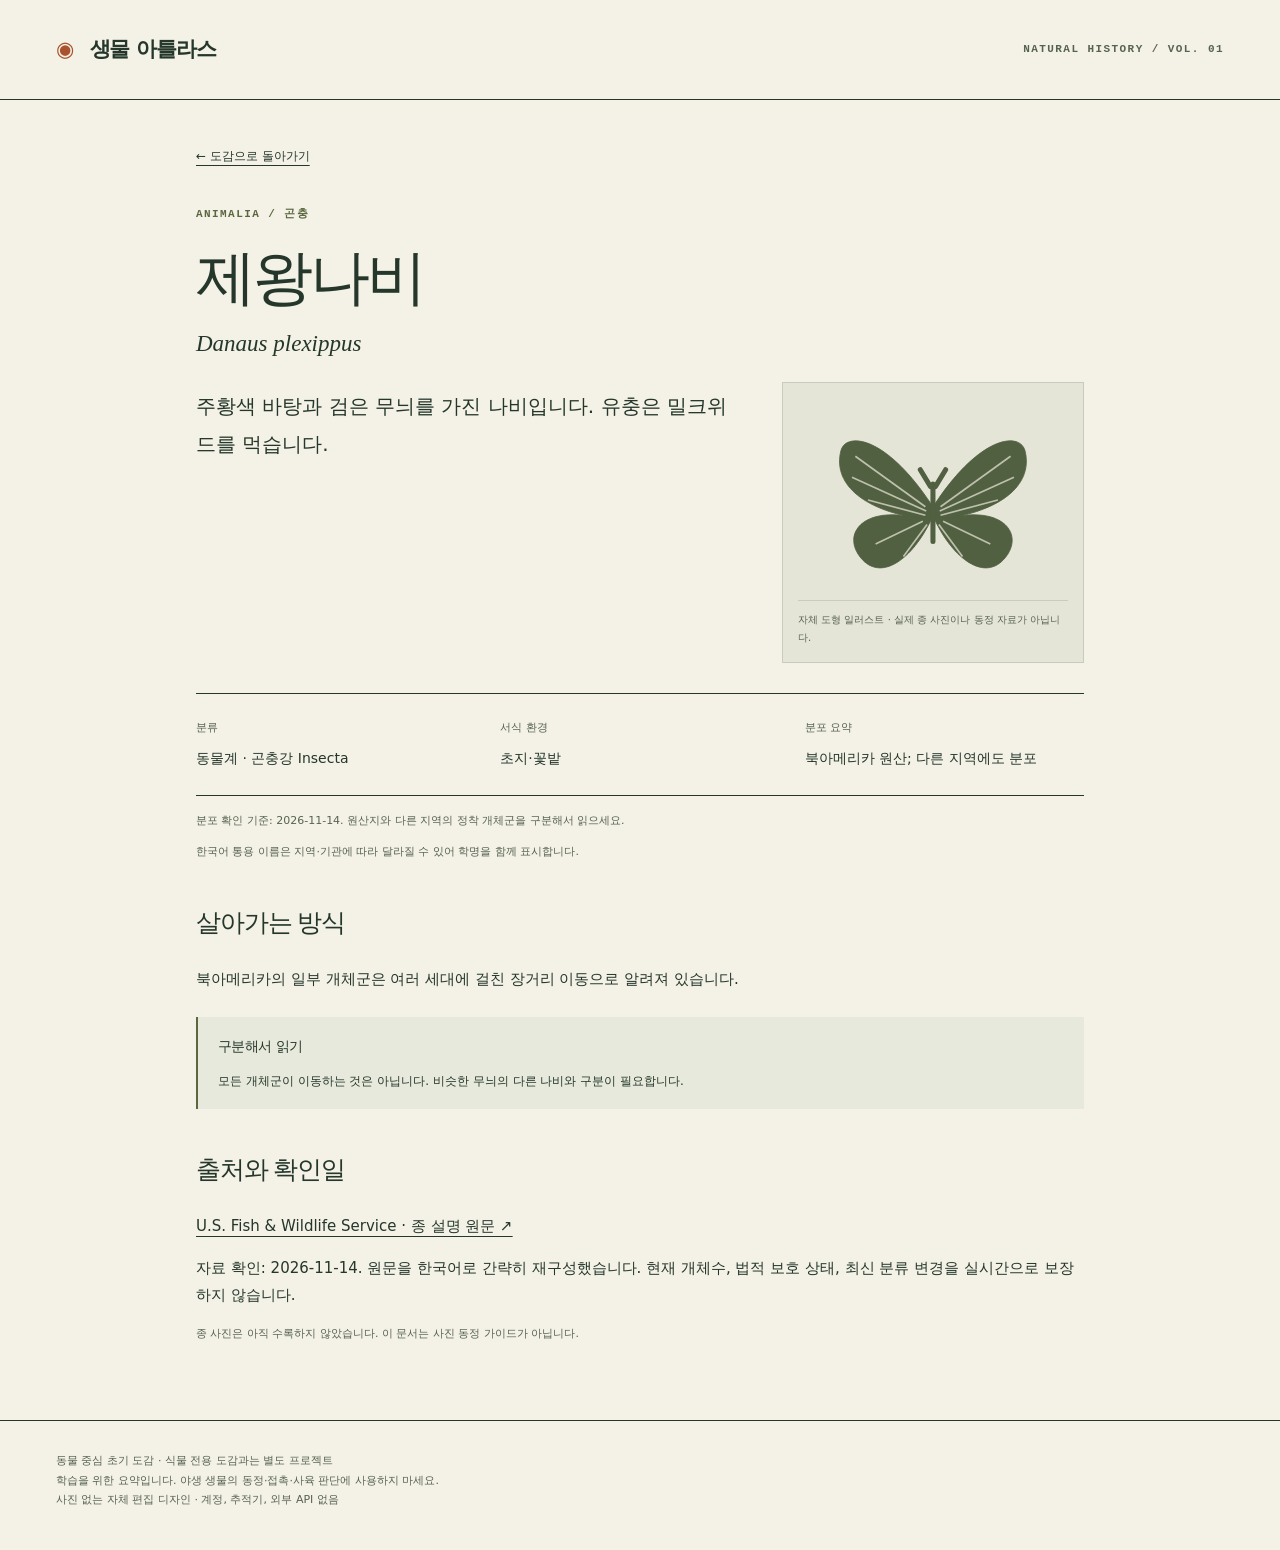
<file: species/monarch/index.html>
<!doctype html>
<html lang="ko"><head><meta charset="utf-8"><meta name="robots" content="noindex,nofollow"><meta name="viewport" content="width=device-width,initial-scale=1"><meta name="description" content="공식 자료로 살펴보는 동물 중심 생물 도감. 학명, 서식 환경과 정보의 한계를 함께 읽습니다."><title>제왕나비 · 생물 아틀라스</title><link rel="stylesheet" href="../../assets/field-guide-v3.css"></head><body><a class="skip" href="#main">본문으로 바로가기</a><header><a class="brand" href="../../index.html"><span aria-hidden="true">◉</span> 생물 아틀라스</a><span class="edition">NATURAL HISTORY / VOL. 01</span></header><main id="main" class="detail"><a href="../../index.html">← 도감으로 돌아가기</a><p class="eyebrow">ANIMALIA / 곤충</p><h1>제왕나비</h1><p class="scientific" lang="la">Danaus plexippus</p><figure class="detail-plate"><svg class="specimen-art" viewbox="0 0 320 240" aria-hidden="true" focusable="false"><use href="../../assets/specimens-v3.svg#monarch"></use></svg><figcaption>자체 도형 일러스트 · 실제 종 사진이나 동정 자료가 아닙니다.</figcaption></figure><p class="lede">주황색 바탕과 검은 무늬를 가진 나비입니다. 유충은 밀크위드를 먹습니다.</p><dl><div><dt>분류</dt><dd>동물계 · 곤충강 Insecta</dd></div><div><dt>서식 환경</dt><dd>초지·꽃밭</dd></div><div><dt>분포 요약</dt><dd>북아메리카 원산; 다른 지역에도 분포</dd></div></dl><p class="meta">분포 확인 기준: 2026-11-14. 원산지와 다른 지역의 정착 개체군을 구분해서 읽으세요.</p><p class="meta">한국어 통용 이름은 지역·기관에 따라 달라질 수 있어 학명을 함께 표시합니다.</p><h2>살아가는 방식</h2><p>북아메리카의 일부 개체군은 여러 세대에 걸친 장거리 이동으로 알려져 있습니다.</p><aside class="notice"><h2>구분해서 읽기</h2><p>모든 개체군이 이동하는 것은 아닙니다. 비슷한 무늬의 다른 나비와 구분이 필요합니다.</p></aside><h2>출처와 확인일</h2><p><a href="https://www.fws.gov/species/monarch-danaus-plexippus" rel="noreferrer">U.S. Fish &amp; Wildlife Service · 종 설명 원문 ↗</a></p><p>자료 확인: <time datetime="2026-11-14">2026-11-14</time>. 원문을 한국어로 간략히 재구성했습니다. 현재 개체수, 법적 보호 상태, 최신 분류 변경을 실시간으로 보장하지 않습니다.</p><p class="meta">종 사진은 아직 수록하지 않았습니다. 이 문서는 사진 동정 가이드가 아닙니다.</p></main><footer>동물 중심 초기 도감 · 식물 전용 도감과는 별도 프로젝트<br>학습을 위한 요약입니다. 야생 생물의 동정·접촉·사육 판단에 사용하지 마세요.<br>사진 없는 자체 편집 디자인 · 계정, 추적기, 외부 API 없음</footer></body></html>
</file>
<file: assets/field-guide-v3.css>
:root{color-scheme:light;--paper:#f4f1e7;--ink:#24372a;--muted:#56634f;--line:#c9cbbc;--olive:#5b673e;--orange:#a9522d;--cream:#e8e4d3}*{box-sizing:border-box}html{scroll-behavior:smooth;scroll-padding-top:24px}body{margin:0;color:var(--ink);background:var(--paper);font:15px/1.8 system-ui,-apple-system,'Noto Sans KR',sans-serif}a{color:inherit;text-underline-offset:5px}a:hover{color:var(--orange)}button,input,select{font:inherit;color:inherit}button,a,input,select{touch-action:manipulation}button:focus-visible,a:focus-visible,input:focus-visible,select:focus-visible{outline:3px solid var(--orange);outline-offset:4px}.skip{position:absolute;top:-6rem;left:20px;background:white;padding:15px;z-index:9}.skip:focus{top:10px}header,main,footer{max-width:1280px;margin:auto;padding-inline:56px}header{height:100px;display:flex;align-items:center;justify-content:space-between;border-bottom:1px solid var(--ink)}.brand{font-size:21px;font-weight:750;text-decoration:none;letter-spacing:-.05em}.brand span{color:var(--orange);margin-right:10px}.edition,.eyebrow,.plate-index{font-family:ui-monospace,SFMono-Regular,Consolas,monospace;font-size:11px;letter-spacing:.13em;font-weight:600}.edition{color:var(--muted)}.hero{display:grid;grid-template-columns:1.1fr 1fr;gap:64px;align-items:center;padding:64px 0 52px}.hero .eyebrow{color:var(--olive);margin-top:0}.hero h1{font-family:Georgia,'Noto Serif KR',serif;font-size:clamp(39px,4.6vw,65px);font-weight:500;line-height:1.35;letter-spacing:-.055em;margin:24px 0}.hero>div>p:not(.eyebrow){color:var(--muted);font-size:16px}.browse{display:inline-flex;gap:48px;align-items:center;margin-top:18px;padding:12px 0;border-bottom:1px solid var(--ink);font-size:13px;text-decoration:none;font-weight:650}.browse span{font-size:24px}.hero-plate{position:relative;min-width:0;min-height:365px;padding:22px 24px 20px;background:#e7e6d8;border:1px solid #c4c6b5;display:grid;grid-template-columns:auto 1fr;align-content:end;column-gap:16px}.hero-plate:before{content:'';position:absolute;inset:49px 35px 76px;border:1px solid #bcc2a9;border-radius:50%;background:repeating-radial-gradient(ellipse at center,transparent 0 26px,#bcc2a932 27px 28px)}.plate-index{position:absolute;top:20px;left:23px;font-size:9px}.hero-plate .specimen-art{height:250px;width:100%;grid-column:1/-1;z-index:1;color:#53603f;transform:rotate(-12deg)}.hero-plate strong{font-family:Georgia,serif;font-size:45px;line-height:1.1;grid-row:3/5;font-weight:400}.hero-plate>span:not(.plate-index){font-size:11px;align-self:end}.hero-plate p{font-size:11px;line-height:1.6;margin:2px 0;color:var(--muted)}.art-note{grid-column:1/-1;font-size:9px;border-top:1px solid #c2c7b4;margin-top:14px;padding-top:9px;color:var(--muted)}.field-strip{border-block:1px solid var(--ink);padding:15px 0;display:flex;justify-content:space-between;gap:20px;font-size:11px;letter-spacing:.04em}.field-strip span:last-child{color:var(--muted)}.notice{font-size:12px;line-height:1.8;background:#e8e9dd;border-left:2px solid var(--olive);padding:17px 20px;margin-block:24px}.sectionhead{display:flex;justify-content:space-between;align-items:end;gap:20px;margin-top:66px;margin-bottom:25px}.sectionhead h2{font-family:Georgia,'Noto Serif KR',serif;font-size:32px;font-weight:500;letter-spacing:-.04em;margin:0}.sectionhead span,.meta{font-size:11px;color:var(--muted)}#filters{display:grid;grid-template-columns:minmax(180px,1fr) 150px 165px auto;align-items:end;gap:16px;padding:22px 0;border-block:1px solid var(--line)}label{display:block;font-size:11px;font-weight:650;margin-bottom:7px}input,select{width:100%;height:46px;padding:10px 12px;background:#faf8f0;border:1px solid #b5bcaa;border-radius:0}button{cursor:pointer;min-height:46px;padding:10px 18px;border:1px solid var(--ink);background:var(--ink);color:var(--paper)}button:hover{background:var(--olive)}#count{font:11px ui-monospace,monospace;margin:25px 0 8px}#count+.meta{margin-top:0;margin-bottom:25px}.grid{display:grid;grid-template-columns:repeat(3,minmax(0,1fr));gap:34px 25px}.card{min-width:0;border-bottom:1px solid var(--line)}.plate{position:relative;min-height:210px;display:flex;align-items:end;justify-content:space-between;gap:10px;padding:18px;background:#e5e5d7;color:#46533e;overflow:hidden}.card:nth-child(3n+2) .plate{background:#e9e0ce;color:#79573a}.card:nth-child(3n) .plate{background:#dce4df;color:#3f625e}.plate:after{content:'';position:absolute;inset:18px;border:1px solid currentColor;opacity:.13;pointer-events:none}.plate .specimen-art{position:absolute;width:100%;height:185px;left:0;top:0;padding:5px 12px 0}.number{position:absolute;top:16px;left:18px;font:12px ui-monospace,monospace;z-index:1}.plate>span:last-child{font:9px/1.6 ui-monospace,monospace;z-index:1;margin-left:auto;text-align:right}.cardbody{padding:22px 0 12px}.tag{font:10px ui-monospace,monospace;color:var(--olive);letter-spacing:.06em}.card h3{font-family:Georgia,'Noto Serif KR',serif;font-size:25px;font-weight:600;letter-spacing:-.05em;line-height:1.4;margin:8px 0 0}.card h3 a{text-decoration:none}.card h3 a:hover{text-decoration:underline}.latin{font-family:Georgia,serif;font-style:italic;font-size:13px;margin:4px 0 18px}.card p{font-size:13px;line-height:1.8}.card .meta{font-size:11px;padding-top:10px;border-top:1px solid var(--line)}.card:first-child{grid-column:1/-1;display:grid;grid-template-columns:1.1fr 1fr;gap:36px;align-items:center;padding-bottom:25px}.card:first-child .plate{min-height:260px}.card:first-child .specimen-art{height:235px}.card:first-child h3{font-size:34px}.card:first-child .cardbody{padding-right:32px}.method{margin:70px 0 60px;border-top:1px solid var(--ink);padding-top:26px}.method h2{font-family:Georgia,'Noto Serif KR',serif;font-size:30px;letter-spacing:-.045em;font-weight:500;margin:17px 0 32px}.method>div{display:grid;grid-template-columns:repeat(3,minmax(0,1fr));gap:36px}.method p{font-size:13px;color:var(--muted)}.method .eyebrow{font-size:10px}.method b{color:var(--ink);font-size:14px}.method br{line-height:2}footer{border-top:1px solid var(--ink);padding-block:30px 40px;font-size:11px;color:var(--muted)}.detail{position:relative;max-width:1000px;padding-top:42px;padding-bottom:65px}.detail>a{font-size:12px}.detail .eyebrow{margin-top:36px;color:var(--olive)}.detail h1{font-family:Georgia,'Noto Serif KR',serif;font-size:clamp(38px,5vw,60px);line-height:1.3;font-weight:500;letter-spacing:-.05em;margin:14px 0}.scientific{font:italic 23px Georgia,serif;margin:0 0 25px}.detail-plate{float:right;width:34%;margin:0 0 30px 38px;background:#e5e5d7;border:1px solid var(--line);padding:15px}.detail-plate .specimen-art{width:100%;display:block;color:#526042}.detail-plate figcaption{font-size:10px;border-top:1px solid var(--line);padding-top:10px;color:var(--muted)}.lede{font-size:20px;line-height:1.9;margin:30px 0}.detail dl{clear:both;display:grid;grid-template-columns:repeat(3,minmax(0,1fr));gap:25px;border-block:1px solid var(--ink);padding:24px 0}.detail dt{font-size:11px;color:var(--muted)}.detail dd{margin:8px 0 0;font-size:14px}.detail h2{font-family:Georgia,'Noto Serif KR',serif;font-size:25px;font-weight:500;letter-spacing:-.04em;margin-top:38px}.detail .notice h2{font-family:inherit;font-size:14px;margin:0}.detail .notice p{margin-bottom:0}.detail p{overflow-wrap:anywhere}.detail .meta{font-size:11px}#empty{padding:45px 20px;border:1px dashed var(--line);text-align:center;font-size:14px}[hidden]{display:none!important}@media(min-width:1450px){header,main,footer{max-width:1320px}}@media(max-width:1000px){header,main,footer{padding-inline:32px}.hero{gap:30px}.hero-plate{min-height:345px}.hero-plate .specimen-art{height:230px}#filters{grid-template-columns:1fr 1fr 1fr}#filters>div:first-child{grid-column:1/-1}.grid{grid-template-columns:repeat(2,minmax(0,1fr))}.card:first-child .cardbody{padding-right:0}.card:first-child{gap:25px}.method>div{gap:22px}}@media(max-width:650px){header,main,footer{padding-inline:21px}header{height:78px}.brand{font-size:18px}.edition{font-size:8px;max-width:110px;text-align:right}.hero{grid-template-columns:1fr;gap:30px;padding:36px 0 30px}.hero h1{font-size:42px;margin:20px 0}.hero>div>p:not(.eyebrow){font-size:14px}.hero .eyebrow{font-size:9px}.wide{display:none}.hero-plate{min-height:290px}.hero-plate .specimen-art{height:185px;max-width:360px;justify-self:center}.hero-plate:before{inset:40px 24% 60px}.hero-plate p{font-size:11px}.field-strip{font-size:10px;flex-direction:column;gap:2px}.notice{font-size:11px;padding:14px 16px}.sectionhead{display:block;margin-top:42px;margin-bottom:18px}.sectionhead h2{font-size:28px}.sectionhead span{display:block;margin-top:10px}#filters{gap:12px;grid-template-columns:minmax(0,1fr) minmax(0,1fr)}#filters button{grid-column:1/-1}input,select{font-size:14px;min-width:0}.grid{gap:25px 16px}.card:first-child{display:block}.card:first-child .plate{min-height:240px}.card:first-child .specimen-art{height:220px}.card:first-child .cardbody{padding-top:20px}.card:first-child h3{font-size:29px}.plate{min-height:170px;padding:12px}.plate .specimen-art{height:145px;padding:8px 0 0}.plate>span:last-child{font-size:7px;max-width:100%}.plate:after{inset:10px}.number{font-size:10px;left:12px;top:10px}.card h3{font-size:22px}.cardbody{padding-top:15px}.card p{font-size:12px}.latin{font-size:11px}.tag{font-size:9px}.method{margin-block:48px}.method h2{font-size:26px}.method>div{grid-template-columns:1fr;gap:5px}.detail{padding-top:30px}.detail h1{font-size:40px}.scientific{font-size:20px}.detail-plate{float:none;width:100%;margin:26px 0}.detail-plate .specimen-art{max-height:220px}.lede{font-size:18px}.detail dl{grid-template-columns:1fr;gap:20px}.detail dd{margin-top:4px}.detail h2{font-size:23px}footer{font-size:10px}}@media(max-width:370px){.grid{grid-template-columns:1fr}.hero h1{font-size:36px}.plate{min-height:220px}.plate .specimen-art{height:200px}.plate>span:last-child{font-size:9px}.edition{max-width:85px}}@media(prefers-reduced-motion:reduce){html{scroll-behavior:auto}}
</file>
<file: assets/ai-hero-20261115.css>
.hero-plate.has-ai-photo{align-content:start;gap:8px 16px}.hero-plate.has-ai-photo:before{display:none}.hero-plate.has-ai-photo .ai-hero-picture{display:block;width:100%;height:245px;grid-column:1/-1;grid-row:1;margin-top:27px;overflow:hidden}.hero-plate.has-ai-photo img{display:block;width:100%;height:100%;object-fit:cover;object-position:center}.hero-plate.has-ai-photo>strong{grid-column:1;grid-row:2/4;font-size:44px;align-self:center}.hero-plate.has-ai-photo>span:not(.plate-index){grid-column:2;grid-row:2;align-self:end}.hero-plate.has-ai-photo>p{grid-column:2;grid-row:3}.hero-plate.has-ai-photo .art-note{grid-column:1/-1;grid-row:4;font-size:10px;color:#46533e;margin-top:7px}@media(max-width:650px){.hero-plate.has-ai-photo .ai-hero-picture{height:205px}.hero-plate.has-ai-photo .art-note{font-size:9px}}
</file>
